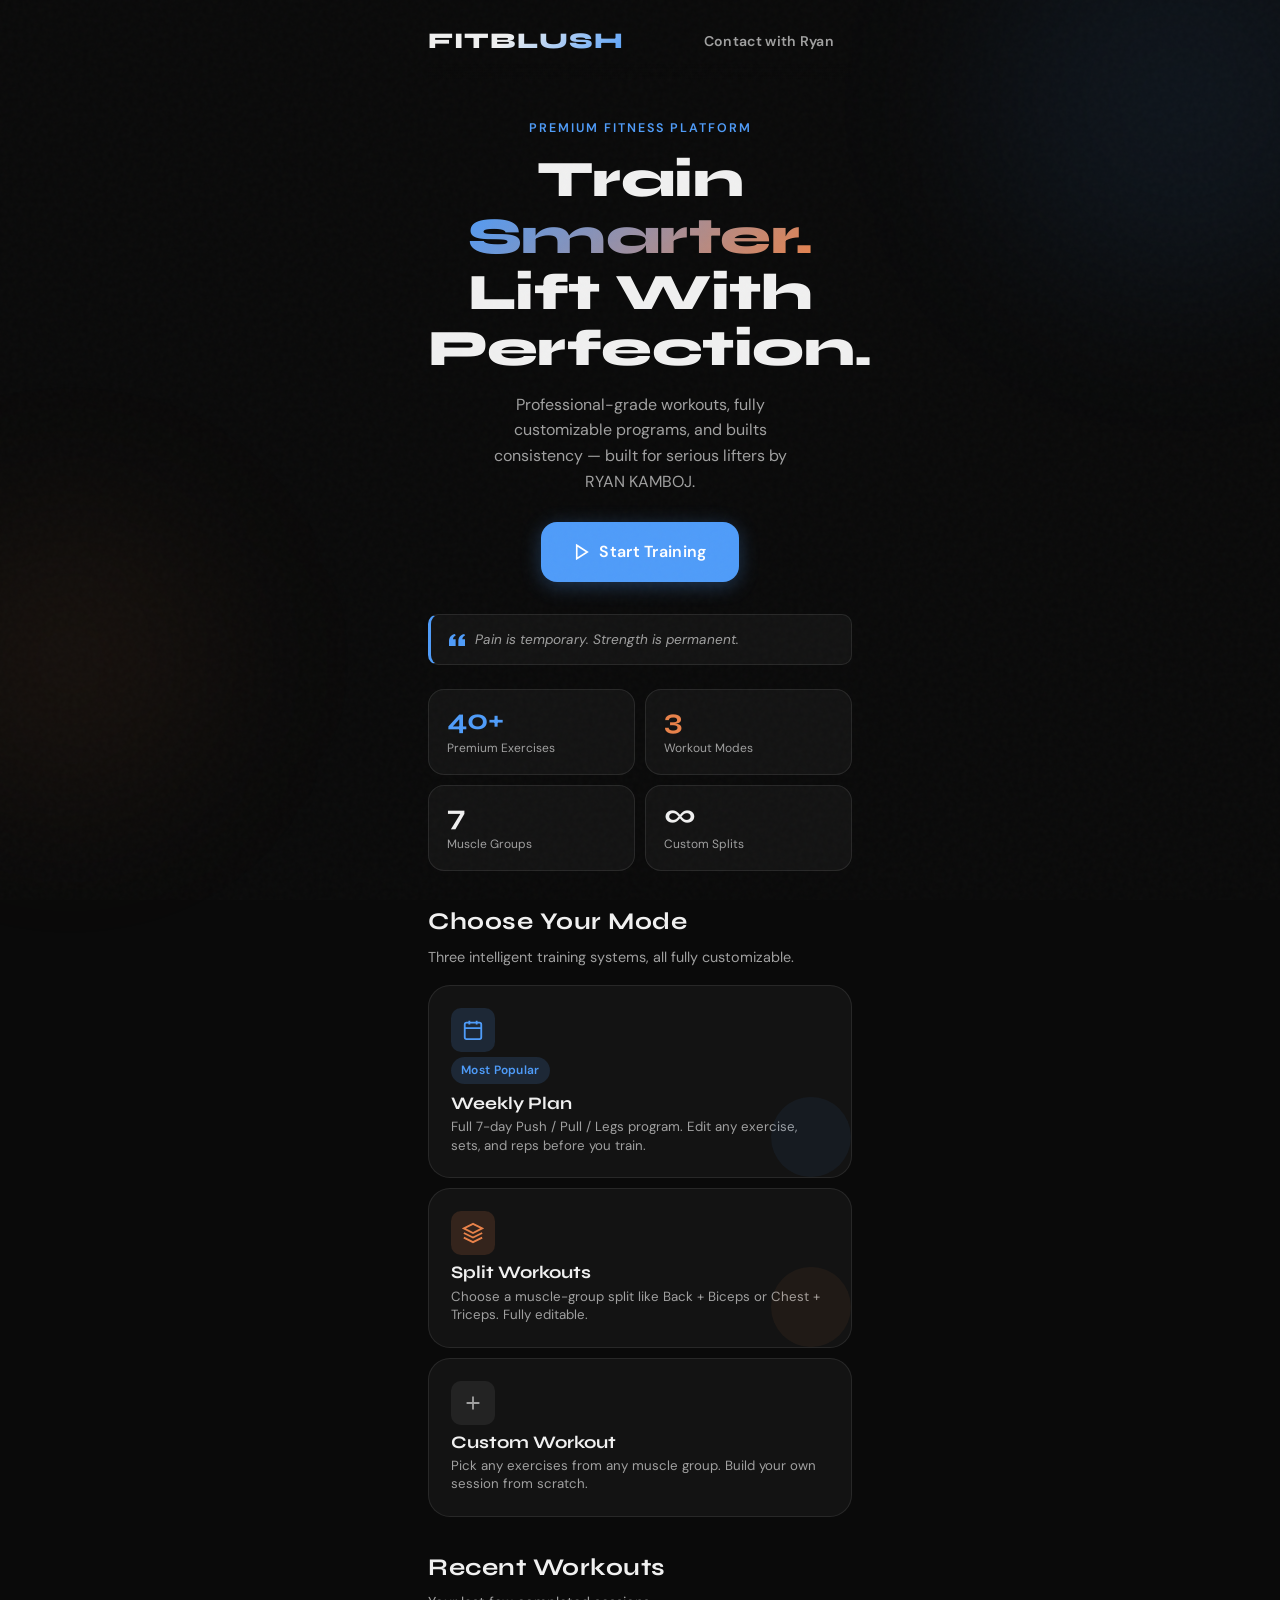
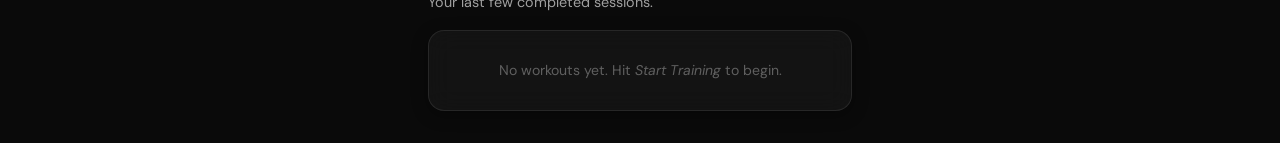
<file: index.html>
<!DOCTYPE html>
<html lang="en">

<head>
  <meta charset="UTF-8">
  <meta name="viewport" content="width=device-width, initial-scale=1.0">
  <title>FITBLUSH — Premium Fitness</title>
  <link rel="stylesheet" href="style.css">
  <script async src="https://pagead2.googlesyndication.com/pagead/js/adsbygoogle.js?client=ca-pub-3664134291252435"
     crossorigin="anonymous"></script>
</head>

<body>
  <div class="bg-orb bg-orb-1"></div>
  <div class="bg-orb bg-orb-2"></div>

  <div class="app-container">
    <!-- NAV -->
    <nav class="navbar">
      <span class="navbar-logo">FITBLUSH</span>
      <a href="contact.html" class="btn btn-ghost">Contact with Ryan</a>
    </nav>

    <!-- HERO -->
    <section class="hero fade-in">
      <div class="hero-eyebrow">Premium Fitness Platform</div>
      <h1>Train<br><span>Smarter.</span><br>Lift With Perfection.</h1>
      <p>Professional-grade workouts, fully customizable programs, and builts consistency — built for serious lifters by
        RYAN KAMBOJ.</p>
      <a href="builder.html" class="btn btn-primary btn-lg">
        <svg viewBox="0 0 24 24" fill="none" stroke="currentColor" stroke-width="2.2" width="18" height="18">
          <polygon points="5 3 19 12 5 21 5 3" />
        </svg>
        Start Training
      </a>
    </section>

    <!-- QUOTE -->
    <div class="quote-bar fade-in" id="quote-bar">
      <svg viewBox="0 0 24 24" fill="currentColor" width="16" height="16"
        style="color:var(--accent-blue);flex-shrink:0">
        <path
          d="M14.017 21v-7.391c0-5.704 3.731-9.57 8.983-10.609l.995 2.151c-2.432.917-3.995 3.638-3.995 5.849h4v10h-9.983zm-14.017 0v-7.391c0-5.704 3.748-9.57 9-10.609l.996 2.151c-2.433.917-3.996 3.638-3.996 5.849h3.983v10h-9.983z" />
      </svg>
      <p id="quote-text"></p>
    </div>

    <!-- STATS -->
    <div class="stat-grid fade-in">
      <div class="stat-box blue">
        <div class="val">40+</div>
        <div class="lbl">Premium Exercises</div>
      </div>
      <div class="stat-box orange">
        <div class="val">3</div>
        <div class="lbl">Workout Modes</div>
      </div>
      <div class="stat-box">
        <div class="val">7</div>
        <div class="lbl">Muscle Groups</div>
      </div>
      <div class="stat-box">
        <div class="val">∞</div>
        <div class="lbl">Custom Splits</div>
      </div>
    </div>

    <!-- MODES SECTION -->
    <div class="section-header">
      <h2>Choose Your Mode</h2>
      <p>Three intelligent training systems, all fully customizable.</p>
    </div>

    <div class="stagger">
      <a href="builder.html?mode=weekly" class="mode-card blue"
        style="display:block;text-decoration:none;margin-bottom:10px">
        <div class="mode-icon blue">
          <svg viewBox="0 0 24 24" fill="none" stroke="currentColor" stroke-width="2">
            <rect x="3" y="4" width="18" height="18" rx="2" />
            <line x1="16" y1="2" x2="16" y2="6" />
            <line x1="8" y1="2" x2="8" y2="6" />
            <line x1="3" y1="10" x2="21" y2="10" />
          </svg>
        </div>
        <span class="badge badge-blue" style="margin-bottom:6px">Most Popular</span>
        <h3>Weekly Plan</h3>
        <p>Full 7-day Push / Pull / Legs program. Edit any exercise, sets, and reps before you train.</p>
      </a>

      <a href="builder.html?mode=split" class="mode-card orange"
        style="display:block;text-decoration:none;margin-bottom:10px">
        <div class="mode-icon orange">
          <svg viewBox="0 0 24 24" fill="none" stroke="currentColor" stroke-width="2">
            <path d="M12 2L2 7l10 5 10-5-10-5z" />
            <path d="M2 17l10 5 10-5" />
            <path d="M2 12l10 5 10-5" />
          </svg>
        </div>
        <h3>Split Workouts</h3>
        <p>Choose a muscle-group split like Back + Biceps or Chest + Triceps. Fully editable.</p>
      </a>

      <a href="builder.html?mode=custom" class="mode-card" style="display:block;text-decoration:none">
        <div class="mode-icon glass">
          <svg viewBox="0 0 24 24" fill="none" stroke="currentColor" stroke-width="2">
            <line x1="12" y1="5" x2="12" y2="19" />
            <line x1="5" y1="12" x2="19" y2="12" />
          </svg>
        </div>
        <h3>Custom Workout</h3>
        <p>Pick any exercises from any muscle group. Build your own session from scratch.</p>
      </a>
    </div>

    <!-- RECENT HISTORY -->
    <div class="section-header mt-32">
      <h2>Recent Workouts</h2>
      <p>Your last few completed sessions.</p>
    </div>
    <div id="history-list">
      <div class="card card-sm text-center" style="color:var(--text-3);font-size:0.88rem;padding:28px">
        No workouts yet. Hit <em>Start Training</em> to begin.
      </div>
    </div>

    <div class="pb-32"></div>
  </div>

  <script src="script.js"></script>
  <script>
    // Quote
    document.getElementById('quote-text').textContent = randomQuote();

    // History
    const hist = WorkoutStore.getHistory();
    const histEl = document.getElementById('history-list');
    if (hist.length) {
      histEl.innerHTML = hist.slice(0, 4).map(h => {
        const d = new Date(h.date);
        const dateStr = d.toLocaleDateString('en-US', { weekday: 'short', month: 'short', day: 'numeric' });
        const timeStr = d.toLocaleTimeString('en-US', { hour: '2-digit', minute: '2-digit' });
        return `
          <div class="day-row" style="cursor:default;margin-bottom:10px">
            <div class="day-dot"></div>
            <div class="day-row-text">
              <h4>${h.name || 'Workout'}</h4>
              <p>${h.exercises || 0} exercises · ${h.totalSets || 0} sets · ${formatTime(h.duration || 0)}</p>
            </div>
            <span class="text-xs text-3">${dateStr}<br>${timeStr}</span>
          </div>`;
      }).join('');
    }
  </script>
</body>

</html>
</file>
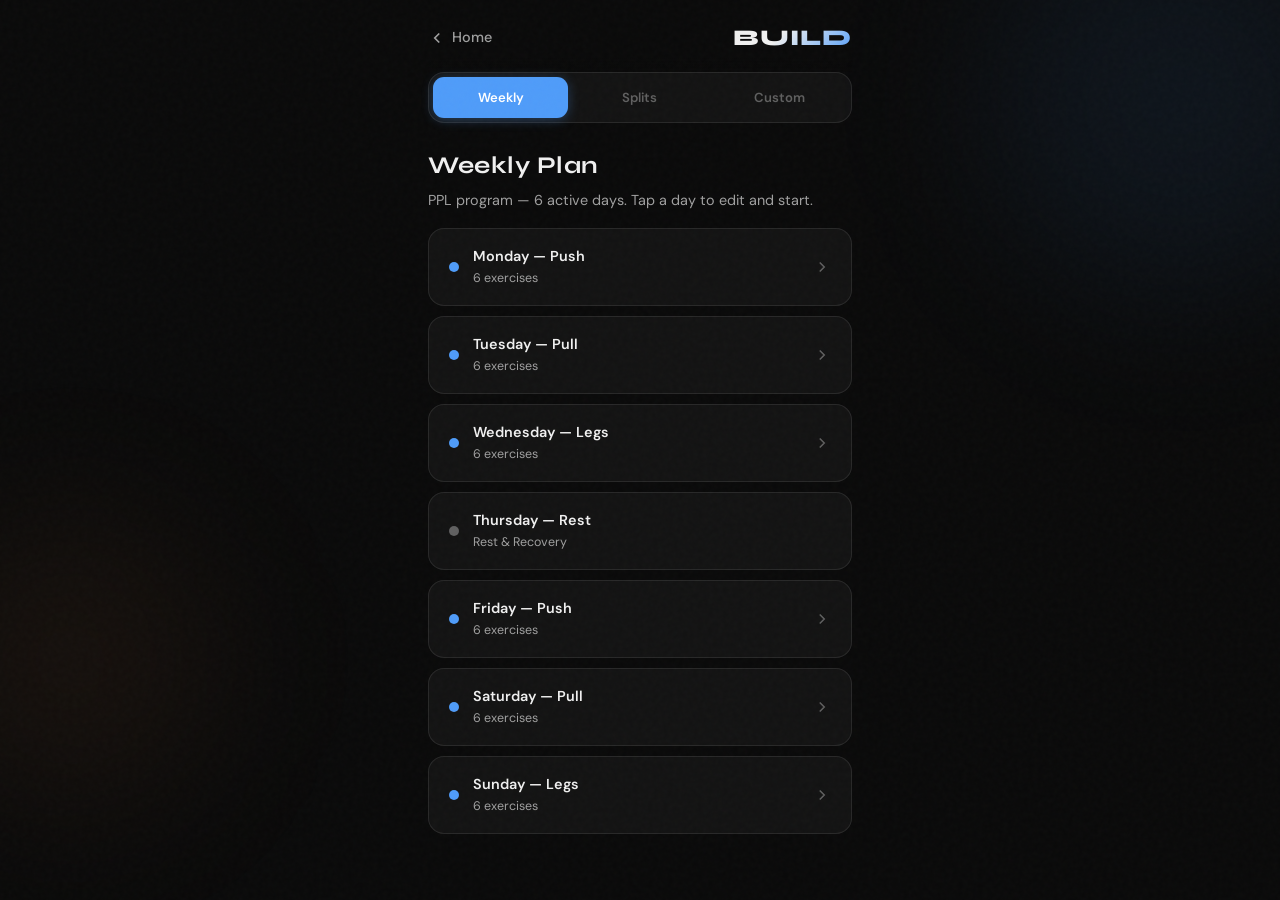
<file: builder.html>
<!DOCTYPE html>
<html lang="en">

<head>
  <meta charset="UTF-8">
  <meta name="viewport" content="width=device-width, initial-scale=1.0">
  <title>FITBLUSH — Build Workout</title>
  <link rel="stylesheet" href="style.css">
  <script async src="https://pagead2.googlesyndication.com/pagead/js/adsbygoogle.js?client=ca-pub-3664134291252435"
     crossorigin="anonymous"></script>
  <style>
    .mode-tabs {
      display: flex;
      background: var(--glass);
      border: 1px solid var(--glass-border);
      border-radius: var(--radius-md);
      padding: 4px;
      gap: 4px;
      margin-bottom: 24px;
    }

    .mode-tab {
      flex: 1;
      padding: 10px 8px;
      border-radius: 11px;
      font-size: 0.82rem;
      font-weight: 600;
      color: var(--text-3);
      text-align: center;
      cursor: pointer;
      transition: all var(--transition);
    }

    .mode-tab.active {
      background: var(--accent-blue);
      color: #fff;
      box-shadow: 0 2px 12px rgba(79, 156, 249, 0.3);
    }

    /* Custom builder */
    .muscle-section {
      margin-bottom: 20px;
    }

    .muscle-header {
      display: flex;
      align-items: center;
      gap: 8px;
      margin-bottom: 10px;
    }

    .muscle-header h3 {
      font-family: var(--font-head);
      font-size: 1rem;
      font-weight: 700;
    }

    .group-label {
      font-size: 0.72rem;
      font-weight: 700;
      text-transform: uppercase;
      letter-spacing: 1px;
      color: var(--text-3);
      margin: 12px 0 8px;
    }

    .ex-check-row {
      display: flex;
      align-items: center;
      justify-content: space-between;
      padding: 10px 16px;
      background: var(--glass);
      border: 1px solid var(--glass-border);
      border-radius: var(--radius-sm);
      cursor: pointer;
      transition: border-color var(--transition);
      margin-bottom: 6px;
    }

    .ex-check-row:hover {
      border-color: rgba(255, 255, 255, 0.14);
    }

    .ex-check-row.selected {
      border-color: var(--accent-blue);
      background: var(--accent-blue-dim);
    }

    .ex-check-name {
      font-size: 0.88rem;
      font-weight: 500;
    }

    .ex-check-muscle {
      font-size: 0.73rem;
      color: var(--text-3);
      margin-top: 1px;
    }

    .check-icon {
      width: 22px;
      height: 22px;
      border-radius: 50%;
      border: 2px solid var(--glass-border);
      display: flex;
      align-items: center;
      justify-content: center;
      flex-shrink: 0;
      transition: all var(--transition);
    }

    .ex-check-row.selected .check-icon {
      background: var(--accent-blue);
      border-color: var(--accent-blue);
    }

    .selection-bar {
      position: sticky;
      top: 68px;
      z-index: 80;
      background: linear-gradient(to bottom, var(--bg) 80%, transparent);
      padding-bottom: 8px;
    }

    .selected-count {
      display: flex;
      align-items: center;
      justify-content: space-between;
      background: var(--glass);
      border: 1px solid var(--glass-border);
      border-radius: var(--radius-sm);
      padding: 10px 16px;
    }

    .selected-count span {
      font-size: 0.85rem;
      font-weight: 600;
    }

    .selected-count .num {
      color: var(--accent-blue);
    }
  </style>
</head>

<body>
  <div class="bg-orb bg-orb-1"></div>
  <div class="bg-orb bg-orb-2"></div>

  <div class="app-container">
    <!-- NAV -->
    <nav class="navbar">
      <a href="index.html" class="navbar-back">
        <svg viewBox="0 0 24 24" fill="none" stroke="currentColor" stroke-width="2.2">
          <polyline points="15 18 9 12 15 6" />
        </svg>
        Home
      </a>
      <span class="navbar-logo">BUILD</span>
    </nav>

    <!-- TABS -->
    <div class="mode-tabs" id="mode-tabs">
      <div class="mode-tab" data-mode="weekly" onclick="switchMode('weekly')">Weekly</div>
      <div class="mode-tab" data-mode="split" onclick="switchMode('split')">Splits</div>
      <div class="mode-tab" data-mode="custom" onclick="switchMode('custom')">Custom</div>
    </div>

    <!-- ─ WEEKLY MODE ──────────────────────────────────────── -->
    <div id="mode-weekly" class="mode-panel">
      <div class="section-header" style="margin-top:0">
        <h2>Weekly Plan</h2>
        <p>PPL program — 6 active days. Tap a day to edit and start.</p>
      </div>
      <div id="weekly-list" class="stagger"></div>
    </div>

    <!-- ─ SPLIT MODE ───────────────────────────────────────── -->
    <div id="mode-split" class="mode-panel hidden">
      <div class="section-header" style="margin-top:0">
        <h2>Split Workouts</h2>
        <p>Choose a muscle group focus. Tap to customise then train.</p>
      </div>
      <div id="split-list" class="stagger"></div>
    </div>

    <!-- ─ CUSTOM MODE ──────────────────────────────────────── -->
    <div id="mode-custom" class="mode-panel hidden">
      <div class="section-header" style="margin-top:0">
        <h2>Custom Workout</h2>
        <p>Pick any exercises from any muscle group.</p>
      </div>

      <div class="selection-bar">
        <div class="selected-count">
          <span>Selected: <span class="num" id="sel-count">0</span> exercises</span>
          <button class="btn btn-primary" id="custom-proceed-btn" style="padding:8px 18px;font-size:0.85rem"
            onclick="proceedCustom()" disabled>
            Customise →
          </button>
        </div>
      </div>

      <div id="custom-exercise-list" class="mt-16 pb-100"></div>
    </div>

  </div><!-- end app-container -->

  <script src="script.js"></script>
  <script>
    // ── Selected exercises for custom mode
    let customSelected = new Set();

    // ── Determine initial mode
    const urlMode = new URLSearchParams(location.search).get('mode') || 'weekly';
    switchMode(urlMode);

    // ─────────────────────────────────────────────────────────
    function switchMode(mode) {
      document.querySelectorAll('.mode-panel').forEach(p => p.classList.add('hidden'));
      document.querySelectorAll('.mode-tab').forEach(t => t.classList.remove('active'));
      document.getElementById('mode-' + mode).classList.remove('hidden');
      document.querySelector(`[data-mode="${mode}"]`).classList.add('active');
      history.replaceState(null, '', '?mode=' + mode);

      if (mode === 'weekly') buildWeeklyList();
      if (mode === 'split') buildSplitList();
      if (mode === 'custom') buildCustomList();
    }

    // ─── WEEKLY ──────────────────────────────────────────────
    function buildWeeklyList() {
      const el = document.getElementById('weekly-list');
      el.innerHTML = WEEKLY_PLAN_DEFAULT.map((day, i) => `
        <div class="day-row ${day.rest ? '' : ''}" onclick="${day.rest ? '' : `goWeeklyDay(${i})`}"
             style="${day.rest ? 'cursor:default;opacity:0.5' : ''}">
          <div class="day-dot ${day.rest ? 'rest' : ''}"></div>
          <div class="day-row-text">
            <h4>${day.day} — ${day.label}</h4>
            <p>${day.rest ? 'Rest & Recovery' : day.exercises.length + ' exercises'}</p>
          </div>
          ${day.rest ? '' : `
          <svg viewBox="0 0 24 24" fill="none" stroke="currentColor" stroke-width="2" width="18" height="18" style="color:var(--text-3)">
            <polyline points="9 18 15 12 9 6"/>
          </svg>`}
        </div>
      `).join('');
    }

    function goWeeklyDay(i) {
      const day = WEEKLY_PLAN_DEFAULT[i];
      const session = {
        name: `${day.day} — ${day.label}`,
        mode: 'weekly',
        exercises: cloneExercises(day.exercises)
      };
      WorkoutStore.saveSession(session);
      location.href = 'customize.html';
    }

    // ─── SPLITS ──────────────────────────────────────────────
    function buildSplitList() {
      const el = document.getElementById('split-list');
      el.innerHTML = SPLITS.map(s => `
        <div class="split-card" onclick="goSplit('${s.id}')">
          <div class="split-card-icon">${s.emoji}</div>
          <div class="split-card-text">
            <h4>${s.name}</h4>
            <p>${s.desc} · ${s.exercises.length} exercises</p>
          </div>
          <svg class="split-card-arrow" viewBox="0 0 24 24" fill="none" stroke="currentColor" stroke-width="2" width="18" height="18">
            <polyline points="9 18 15 12 9 6"/>
          </svg>
        </div>
      `).join('');
    }

    function goSplit(id) {
      const split = SPLITS.find(s => s.id === id);
      const session = {
        name: split.name,
        mode: 'split',
        exercises: cloneExercises(split.exercises)
      };
      WorkoutStore.saveSession(session);
      location.href = 'customize.html';
    }

    // ─── CUSTOM ───────────────────────────────────────────────
    function buildCustomList() {
      const el = document.getElementById('custom-exercise-list');
      let html = '';

      Object.entries(EXERCISE_DB).forEach(([key, muscle]) => {
        html += `
          <div class="muscle-section">
            <div class="muscle-header">
              <span style="font-size:1.2rem">${muscle.emoji}</span>
              <h3>${muscle.label}</h3>
            </div>`;

        Object.entries(muscle.groups).forEach(([gKey, group]) => {
          html += `<div class="group-label">${group.label}</div>`;
          group.exercises.forEach((ex, i) => {
            const uid = `${key}_${gKey}_${i}`;
            html += `
              <div class="ex-check-row" id="row-${uid}" onclick="toggleCustomEx('${uid}','${ex.name}','${ex.muscle}')">
                <div>
                  <div class="ex-check-name">${ex.name}</div>
                  <div class="ex-check-muscle">${ex.muscle}</div>
                </div>
                <div class="check-icon" id="chk-${uid}">
                  <svg viewBox="0 0 24 24" fill="none" stroke="#fff" stroke-width="3" width="10" height="10">
                    <polyline points="20 6 9 17 4 12"/>
                  </svg>
                </div>
              </div>`;
          });
        });
        html += `</div>`;
      });
      el.innerHTML = html;
    }

    function toggleCustomEx(uid, name, muscle) {
      const row = document.getElementById('row-' + uid);
      const chk = document.getElementById('chk-' + uid);
      if (customSelected.has(uid)) {
        customSelected.delete(uid);
        row.classList.remove('selected');
        chk.style.background = '';
        chk.style.borderColor = '';
      } else {
        customSelected.add(uid);
        row.classList.add('selected');
      }
      updateSelCount();
    }

    function updateSelCount() {
      const n = customSelected.size;
      document.getElementById('sel-count').textContent = n;
      const btn = document.getElementById('custom-proceed-btn');
      btn.disabled = n === 0;
    }

    function proceedCustom() {
      if (customSelected.size === 0) return;
      // Build exercise list from selected UIDs
      const exercises = [];
      customSelected.forEach(uid => {
        const [muscleKey, groupKey, idxStr] = uid.split('_');
        const ex = EXERCISE_DB[muscleKey].groups[groupKey].exercises[parseInt(idxStr)];
        exercises.push({ name: ex.name, muscle: ex.muscle, sets: 3, reps: 10, rest: 60 });
      });
      const session = { name: 'Custom Workout', mode: 'custom', exercises };
      WorkoutStore.saveSession(session);
      location.href = 'customize.html';
    }
  </script>
</body>

</html>
</file>
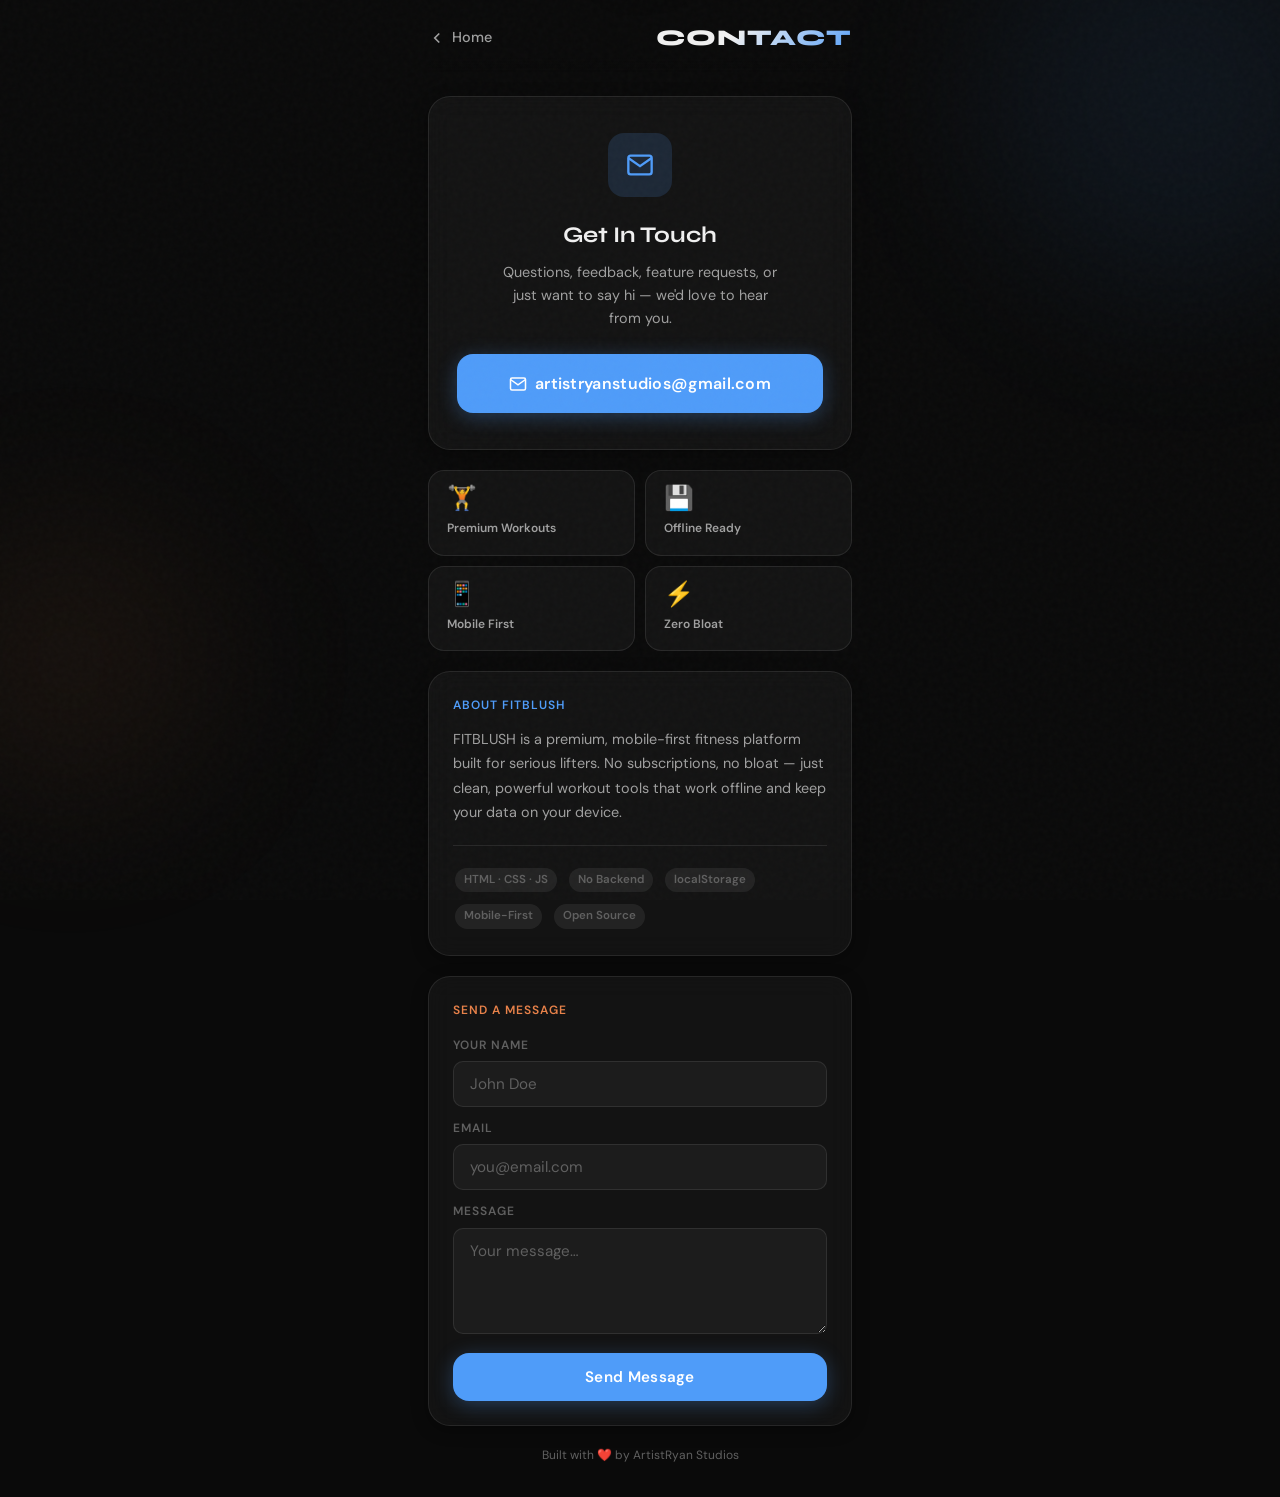
<file: contact.html>
<!DOCTYPE html>
<html lang="en">

<head>
  <meta charset="UTF-8">
  <meta name="viewport" content="width=device-width, initial-scale=1.0">
  <title>FITBLUSH — Contact</title>
  <link rel="stylesheet" href="style.css">
  <script async src="https://pagead2.googlesyndication.com/pagead/js/adsbygoogle.js?client=ca-pub-3664134291252435"
     crossorigin="anonymous"></script>
</head>

<body>
  <div class="bg-orb bg-orb-1"></div>
  <div class="bg-orb bg-orb-2"></div>

  <div class="app-container">
    <!-- NAV -->
    <nav class="navbar">
      <a href="index.html" class="navbar-back">
        <svg viewBox="0 0 24 24" fill="none" stroke="currentColor" stroke-width="2.2">
          <polyline points="15 18 9 12 15 6" />
        </svg>
        Home
      </a>
      <span class="navbar-logo">CONTACT</span>
    </nav>

    <div style="padding-top:24px">

      <!-- MAIN CARD -->
      <div class="card contact-card fade-in">
        <div class="icon-wrap">
          <svg viewBox="0 0 24 24" fill="none" stroke="currentColor" stroke-width="2">
            <path d="M4 4h16c1.1 0 2 .9 2 2v12c0 1.1-.9 2-2 2H4c-1.1 0-2-.9-2-2V6c0-1.1.9-2 2-2z" />
            <polyline points="22,6 12,13 2,6" />
          </svg>
        </div>
        <div style="font-family:var(--font-head);font-size:1.4rem;font-weight:700;margin-bottom:8px">Get In Touch</div>
        <p style="color:var(--text-2);font-size:0.9rem;line-height:1.6;max-width:280px;margin:0 auto 24px">
          Questions, feedback, feature requests, or just want to say hi — we'd love to hear from you.
        </p>
        <a href="mailto:artistryanstudios@gmail.com" class="btn btn-primary btn-full btn-lg">
          <svg viewBox="0 0 24 24" fill="none" stroke="currentColor" stroke-width="2" width="18" height="18">
            <path d="M4 4h16c1.1 0 2 .9 2 2v12c0 1.1-.9 2-2 2H4c-1.1 0-2-.9-2-2V6c0-1.1.9-2 2-2z" />
            <polyline points="22,6 12,13 2,6" />
          </svg>
          artistryanstudios@gmail.com
        </a>
      </div>

      <!-- INFO CARDS -->
      <div class="stat-grid mt-20 fade-in">
        <div class="stat-box">
          <div class="val" style="font-size:1.5rem">🏋️</div>
          <div class="lbl" style="margin-top:8px;font-weight:600;color:var(--text-2)">Premium Workouts</div>
        </div>
        <div class="stat-box">
          <div class="val" style="font-size:1.5rem">💾</div>
          <div class="lbl" style="margin-top:8px;font-weight:600;color:var(--text-2)">Offline Ready</div>
        </div>
        <div class="stat-box">
          <div class="val" style="font-size:1.5rem">📱</div>
          <div class="lbl" style="margin-top:8px;font-weight:600;color:var(--text-2)">Mobile First</div>
        </div>
        <div class="stat-box">
          <div class="val" style="font-size:1.5rem">⚡</div>
          <div class="lbl" style="margin-top:8px;font-weight:600;color:var(--text-2)">Zero Bloat</div>
        </div>
      </div>

      <!-- ABOUT -->
      <div class="card mt-20 fade-in" style="padding:24px">
        <div class="label label-blue" style="margin-bottom:12px">About FITBLUSH</div>
        <p style="color:var(--text-2);font-size:0.9rem;line-height:1.7">
          FITBLUSH is a premium, mobile-first fitness platform built for serious lifters.
          No subscriptions, no bloat — just clean, powerful workout tools that work offline
          and keep your data on your device.
        </p>
        <div class="divider"></div>
        <div style="display:flex;gap:8px;flex-wrap:wrap">
          <span class="tag">HTML · CSS · JS</span>
          <span class="tag">No Backend</span>
          <span class="tag">localStorage</span>
          <span class="tag">Mobile-First</span>
          <span class="tag">Open Source</span>
        </div>
      </div>

      <!-- CONTACT FORM -->
      <div class="card mt-20 fade-in">
        <div class="label label-orange" style="margin-bottom:16px">Send a Message</div>
        <div style="display:flex;flex-direction:column;gap:12px">
          <div>
            <label class="label" style="margin-bottom:6px">Your Name</label>
            <input class="input" type="text" placeholder="John Doe" id="form-name">
          </div>
          <div>
            <label class="label" style="margin-bottom:6px">Email</label>
            <input class="input" type="email" placeholder="you@email.com" id="form-email">
          </div>
          <div>
            <label class="label" style="margin-bottom:6px">Message</label>
            <textarea class="input" rows="4" placeholder="Your message…" id="form-msg"
              style="resize:vertical;min-height:90px"></textarea>
          </div>
          <button class="btn btn-primary btn-full" onclick="sendMessage()">
            Send Message
          </button>
        </div>
      </div>

      <div class="pb-32 mt-20 text-center text-xs text-3">
        Built with ❤️ by ArtistRyan Studios
      </div>
    </div>
  </div>

  <div class="toast" id="toast-el"></div>

  <script src="script.js"></script>
  <script>
    function sendMessage() {
      const name = document.getElementById('form-name').value.trim();
      const email = document.getElementById('form-email').value.trim();
      const msg = document.getElementById('form-msg').value.trim();
      if (!name || !email || !msg) { showToast('Please fill in all fields.'); return; }
      // Build mailto link
      const subject = encodeURIComponent(`FITBLUSH Message from ${name}`);
      const body = encodeURIComponent(`Name: ${name}\nEmail: ${email}\n\nMessage:\n${msg}`);
      window.location.href = `mailto:artistryanstudios@gmail.com?subject=${subject}&body=${body}`;
    }
  </script>
</body>

</html>
</file>
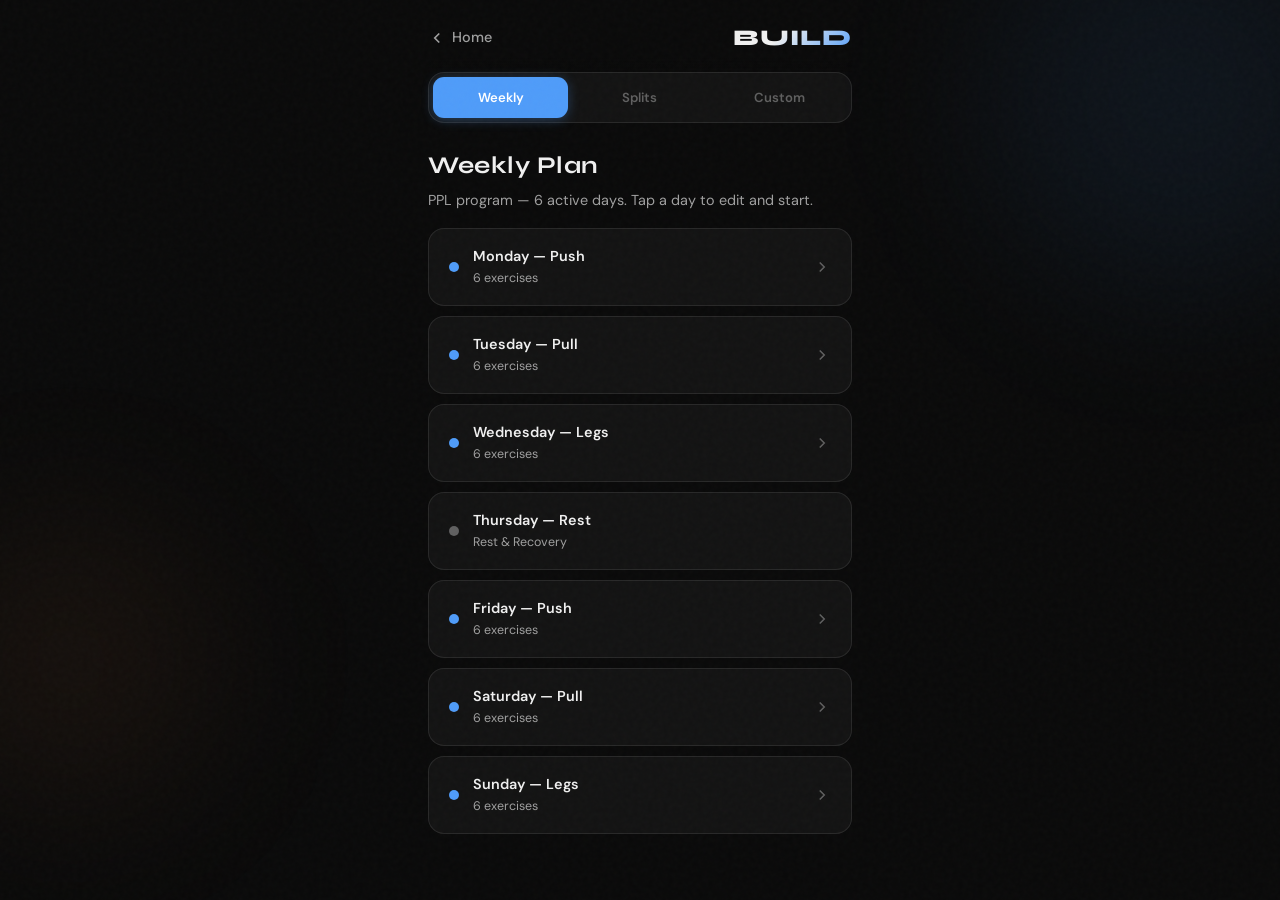
<file: customize.html>
<!DOCTYPE html>
<html lang="en">

<head>
  <meta charset="UTF-8">
  <meta name="viewport" content="width=device-width, initial-scale=1.0">
  <title>FITBLUSH — Customize</title>
  <link rel="stylesheet" href="style.css">
  <script async src="https://pagead2.googlesyndication.com/pagead/js/adsbygoogle.js?client=ca-pub-3664134291252435"
     crossorigin="anonymous"></script>
  <style>
    .session-title {
      font-family: var(--font-head);
      font-size: 1.8rem;
      font-weight: 800;
      letter-spacing: 0.3px;
      margin-bottom: 4px;
    }

    .summary-strip {
      display: flex;
      gap: 10px;
      flex-wrap: wrap;
      margin: 12px 0 24px;
    }

    .add-exercise-btn {
      display: flex;
      align-items: center;
      gap: 8px;
      padding: 14px 20px;
      background: var(--glass);
      border: 1px dashed var(--glass-border);
      border-radius: var(--radius-md);
      color: var(--text-2);
      font-size: 0.9rem;
      font-weight: 500;
      cursor: pointer;
      width: 100%;
      justify-content: center;
      margin-top: 10px;
      transition: all var(--transition);
    }

    .add-exercise-btn:hover {
      border-color: var(--accent-blue);
      color: var(--accent-blue);
    }

    /* Add exercise modal */
    .modal-overlay {
      position: fixed;
      inset: 0;
      background: rgba(10, 10, 10, 0.85);
      backdrop-filter: blur(8px);
      z-index: 300;
      display: flex;
      align-items: flex-end;
      opacity: 0;
      pointer-events: none;
      transition: opacity 0.3s;
    }

    .modal-overlay.active {
      opacity: 1;
      pointer-events: all;
    }

    .modal-sheet {
      width: 100%;
      max-width: 480px;
      margin: 0 auto;
      background: var(--bg-2);
      border-top: 1px solid var(--glass-border);
      border-radius: var(--radius-xl) var(--radius-xl) 0 0;
      padding: 20px 20px 40px;
      max-height: 70vh;
      overflow-y: auto;
      transform: translateY(100%);
      transition: transform 0.35s cubic-bezier(0.4, 0, 0.2, 1);
    }

    .modal-overlay.active .modal-sheet {
      transform: translateY(0);
    }

    .modal-handle {
      width: 36px;
      height: 4px;
      background: var(--glass-border);
      border-radius: 100px;
      margin: 0 auto 16px;
    }

    .modal-search {
      margin-bottom: 12px;
    }

    /* Rest time global */
    .rest-config {
      display: flex;
      align-items: center;
      justify-content: space-between;
      padding: 14px 18px;
      background: var(--glass);
      border: 1px solid var(--glass-border);
      border-radius: var(--radius-md);
      margin-bottom: 16px;
    }

    .rest-config label {
      font-weight: 600;
      font-size: 0.9rem;
    }

    .rest-config p {
      font-size: 0.78rem;
      color: var(--text-2);
      margin-top: 2px;
    }

    .rest-selector {
      display: flex;
      gap: 6px;
    }

    .rest-chip {
      padding: 6px 12px;
      border-radius: 100px;
      font-size: 0.8rem;
      font-weight: 600;
      background: var(--glass-2);
      color: var(--text-2);
      cursor: pointer;
      border: 1px solid transparent;
      transition: all var(--transition);
    }

    .rest-chip.active {
      background: var(--accent-blue-dim);
      border-color: var(--accent-blue);
      color: var(--accent-blue);
    }

    /* remove exercise */
    .remove-btn {
      width: 28px;
      height: 28px;
      border-radius: 50%;
      background: transparent;
      border: 1px solid var(--glass-border);
      color: var(--text-3);
      display: flex;
      align-items: center;
      justify-content: center;
      cursor: pointer;
      flex-shrink: 0;
      font-size: 1.1rem;
      line-height: 1;
      transition: all var(--transition);
      margin-top: 2px;
    }

    .remove-btn:hover {
      background: rgba(255, 80, 80, 0.12);
      border-color: #ff5050;
      color: #ff5050;
    }

    .exercise-row-wrap {
      position: relative;
    }
  </style>
</head>

<body>
  <div class="bg-orb bg-orb-1"></div>
  <div class="bg-orb bg-orb-2"></div>

  <div class="app-container">
    <nav class="navbar">
      <a href="builder.html" class="navbar-back">
        <svg viewBox="0 0 24 24" fill="none" stroke="currentColor" stroke-width="2.2">
          <polyline points="15 18 9 12 15 6" />
        </svg>
        Back
      </a>
      <span class="navbar-logo">CUSTOMIZE</span>
    </nav>

    <div id="main-content">
      <!-- Populated by JS -->
    </div>

    <!-- START BUTTON -->
    <div
      style="position:sticky;bottom:0;background:linear-gradient(to top, var(--bg) 70%, transparent);padding:16px 0 28px;z-index:50;margin-top:24px">
      <button class="btn btn-orange btn-full btn-lg" onclick="startWorkout()">
        <svg viewBox="0 0 24 24" fill="currentColor" width="18" height="18">
          <polygon points="5 3 19 12 5 21 5 3" />
        </svg>
        Start Workout
      </button>
    </div>
  </div>

  <!-- ADD EXERCISE MODAL -->
  <div class="modal-overlay" id="add-modal" onclick="closeModal(event)">
    <div class="modal-sheet">
      <div class="modal-handle"></div>
      <div style="font-family:var(--font-head);font-size:1.2rem;font-weight:700;margin-bottom:14px">Add Exercise</div>
      <div class="modal-search">
        <input class="input" type="text" placeholder="Search exercises…" oninput="filterModal(this.value)"
          id="modal-search-input">
      </div>
      <div id="modal-exercise-list"></div>
    </div>
  </div>

  <script src="script.js"></script>
  <script>
    let session = WorkoutStore.getSession();
    if (!session) { location.href = 'builder.html'; }

    let globalRest = 60; // seconds

    // ─── RENDER PAGE ──────────────────────────────────────
    function renderPage() {
      const totalSets = session.exercises.reduce((s, e) => s + e.sets, 0);
      const totalExs = session.exercises.length;
      const estMin = Math.round(totalSets * (globalRest + 40) / 60);

      document.getElementById('main-content').innerHTML = `
        <div class="fade-in">
          <div class="session-title">${session.name}</div>
          <div class="summary-strip">
            <span class="badge badge-glass">${totalExs} exercises</span>
            <span class="badge badge-glass">${totalSets} sets</span>
            <span class="badge badge-blue">~${estMin} min</span>
          </div>

          <div class="rest-config">
            <div>
              <label>Rest Time</label>
              <p>Between every set</p>
            </div>
            <div class="rest-selector">
              ${[30, 60, 90, 120].map(v => `
                <div class="rest-chip ${v === globalRest ? 'active' : ''}" onclick="setRest(${v})">${v}s</div>
              `).join('')}
            </div>
          </div>

          <div class="label label-blue" style="margin-bottom:10px">Exercises — Edit Sets & Reps</div>
          <div id="exercise-rows">
            ${session.exercises.map((ex, i) => buildExerciseRowFull(ex, i)).join('')}
          </div>

          <button class="add-exercise-btn" onclick="openModal()">
            <svg viewBox="0 0 24 24" fill="none" stroke="currentColor" stroke-width="2" width="16" height="16">
              <line x1="12" y1="5" x2="12" y2="19"/><line x1="5" y1="12" x2="19" y2="12"/>
            </svg>
            Add Exercise
          </button>
        </div>
      `;
    }

    function buildExerciseRowFull(ex, index) {
      return `
        <div class="exercise-row-wrap" style="margin-bottom:10px">
          <div class="exercise-row">
            <div style="flex:1;min-width:0">
              <div class="exercise-name">${ex.name}</div>
              <div class="exercise-muscle">${ex.muscle}</div>
            </div>
            <div class="exercise-controls">
              <div class="field-group">
                <label>Sets</label>
                <input class="input-num" type="number" min="1" max="20" value="${ex.sets}"
                       onchange="updateField(${index},'sets',this.value)" />
              </div>
              <div class="field-group">
                <label>Reps</label>
                <input class="input-num" type="number" min="1" max="50" value="${ex.reps}"
                       onchange="updateField(${index},'reps',this.value)" />
              </div>
              <button class="remove-btn" onclick="removeExercise(${index})" title="Remove">×</button>
            </div>
          </div>
        </div>`;
    }

    function updateField(index, field, value) {
      session.exercises[index][field] = Math.max(1, parseInt(value) || 1);
      WorkoutStore.saveSession(session);
      // Re-render just the summary badges
      const totalSets = session.exercises.reduce((s, e) => s + e.sets, 0);
      const totalExs = session.exercises.length;
      const estMin = Math.round(totalSets * (globalRest + 40) / 60);
      const strip = document.querySelector('.summary-strip');
      if (strip) strip.innerHTML = `
        <span class="badge badge-glass">${totalExs} exercises</span>
        <span class="badge badge-glass">${totalSets} sets</span>
        <span class="badge badge-blue">~${estMin} min</span>`;
    }

    function removeExercise(index) {
      session.exercises.splice(index, 1);
      WorkoutStore.saveSession(session);
      renderPage();
    }

    function setRest(val) {
      globalRest = val;
      session.exercises.forEach(e => e.rest = val);
      WorkoutStore.saveSession(session);
      renderPage();
    }

    // ─── MODAL ────────────────────────────────────────────
    let allModalExercises = [];
    function buildModalExercises() {
      allModalExercises = [];
      Object.values(EXERCISE_DB).forEach(muscle => {
        Object.values(muscle.groups).forEach(group => {
          group.exercises.forEach(ex => allModalExercises.push(ex));
        });
      });
    }
    buildModalExercises();

    function openModal() {
      document.getElementById('add-modal').classList.add('active');
      document.getElementById('modal-search-input').value = '';
      renderModalList(allModalExercises);
      setTimeout(() => document.getElementById('modal-search-input').focus(), 350);
    }

    function closeModal(e) {
      if (e.target === document.getElementById('add-modal')) {
        document.getElementById('add-modal').classList.remove('active');
      }
    }

    function filterModal(q) {
      const filtered = q.trim()
        ? allModalExercises.filter(ex => ex.name.toLowerCase().includes(q.toLowerCase()) || ex.muscle.toLowerCase().includes(q.toLowerCase()))
        : allModalExercises;
      renderModalList(filtered);
    }

    function renderModalList(list) {
      const el = document.getElementById('modal-exercise-list');
      if (!list.length) { el.innerHTML = '<p style="color:var(--text-3);font-size:0.88rem;text-align:center;padding:20px">No results</p>'; return; }
      el.innerHTML = list.map(ex => `
        <div class="ex-check-row" onclick="addExerciseFromModal('${ex.name.replace(/'/g, "\\'")}','${ex.muscle}')">
          <div>
            <div class="ex-check-name">${ex.name}</div>
            <div class="ex-check-muscle">${ex.muscle}</div>
          </div>
          <svg viewBox="0 0 24 24" fill="none" stroke="currentColor" stroke-width="2" width="16" height="16" style="color:var(--text-3)">
            <line x1="12" y1="5" x2="12" y2="19"/><line x1="5" y1="12" x2="19" y2="12"/>
          </svg>
        </div>
      `).join('');
    }

    function addExerciseFromModal(name, muscle) {
      session.exercises.push({ name, muscle, sets: 3, reps: 10, rest: globalRest });
      WorkoutStore.saveSession(session);
      document.getElementById('add-modal').classList.remove('active');
      renderPage();
      showToast(`${name} added`);
    }

    // ─── START ────────────────────────────────────────────
    function startWorkout() {
      if (!session.exercises.length) { showToast('Add at least one exercise!'); return; }
      WorkoutStore.saveSession(session);
      location.href = 'workout.html';
    }

    // ─── INIT ─────────────────────────────────────────────
    renderPage();
  </script>
</body>

</html>
</file>
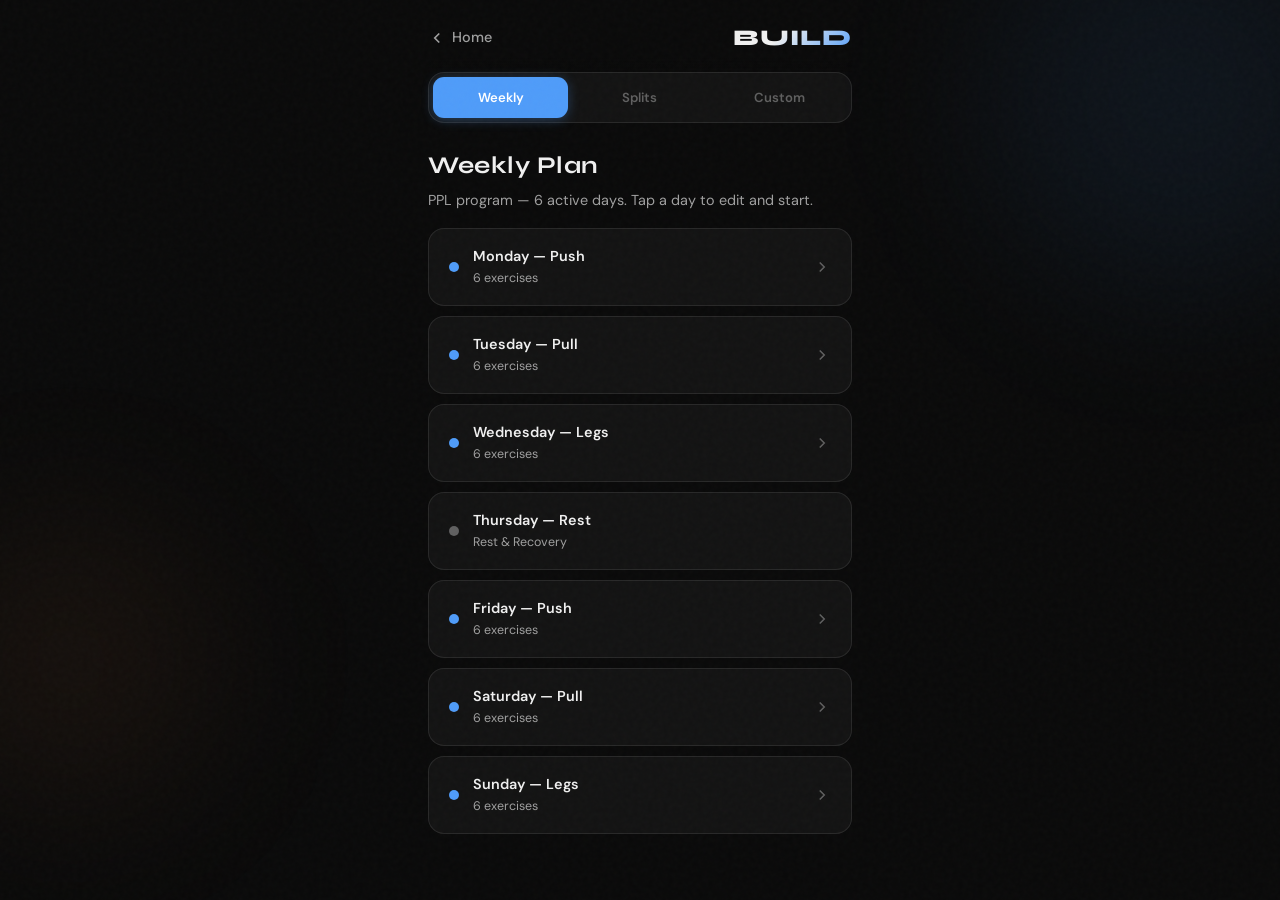
<file: workout.html>
<!DOCTYPE html>
<html lang="en">

<head>
  <meta charset="UTF-8">
  <meta name="viewport" content="width=device-width, initial-scale=1.0">
  <title>FITBLUSH — Workout</title>
  <link rel="stylesheet" href="style.css">
  <script async src="https://pagead2.googlesyndication.com/pagead/js/adsbygoogle.js?client=ca-pub-3664134291252435"
     crossorigin="anonymous"></script>
  <style>
    /* Prevent overflow during workout */
    body {
      overflow: hidden;
    }

    .workout-page {
      min-height: 100vh;
      display: flex;
      flex-direction: column;
    }

    /* Top progress */
    .workout-header {
      padding: 16px 0 10px;
      display: flex;
      align-items: center;
      justify-content: space-between;
    }

    .workout-counter {
      font-size: 0.8rem;
      font-weight: 700;
      letter-spacing: 1px;
      text-transform: uppercase;
      color: var(--text-3);
    }

    .quit-btn {
      font-size: 0.85rem;
      color: var(--text-3);
      font-weight: 600;
      padding: 6px 10px;
      border-radius: var(--radius-sm);
      background: var(--glass);
      transition: all var(--transition);
    }

    .quit-btn:hover {
      color: #ff5050;
    }

    /* Main workout area */
    .workout-main {
      flex: 1;
      display: flex;
      flex-direction: column;
      align-items: center;
      justify-content: center;
      gap: 20px;
      padding: 20px 0 100px;
      text-align: center;
    }

    .workout-badge {
      font-size: 0.72rem;
      font-weight: 700;
      letter-spacing: 2px;
      text-transform: uppercase;
      color: var(--accent-orange);
    }

    .set-indicators {
      display: flex;
      gap: 8px;
      justify-content: center;
      flex-wrap: wrap;
    }

    .reps-display {
      display: flex;
      flex-direction: column;
      align-items: center;
      gap: 4px;
    }

    .reps-display .reps-num {
      font-family: var(--font-head);
      font-size: clamp(2.5rem, 12vw, 3.5rem);
      font-weight: 800;
      color: var(--accent-blue);
      line-height: 1;
    }

    .reps-display .reps-label {
      font-size: 0.78rem;
      font-weight: 600;
      letter-spacing: 1.5px;
      text-transform: uppercase;
      color: var(--text-3);
    }

    .divider-line {
      width: 60px;
      height: 2px;
      background: var(--glass-border);
      border-radius: 100px;
    }

    .next-up {
      padding: 12px 20px;
      background: var(--glass);
      border: 1px solid var(--glass-border);
      border-radius: var(--radius-md);
      width: 100%;
      text-align: left;
    }

    .next-up .nu-label {
      font-size: 0.7rem;
      font-weight: 700;
      text-transform: uppercase;
      letter-spacing: 1px;
      color: var(--text-3);
      margin-bottom: 4px;
    }

    .next-up .nu-name {
      font-weight: 600;
      font-size: 0.9rem;
      color: var(--text-2);
    }

    /* Control Bar */
    .control-bar {
      position: fixed;
      bottom: 0;
      left: 50%;
      transform: translateX(-50%);
      width: 100%;
      max-width: 480px;
      padding: 12px 20px 30px;
      background: linear-gradient(to top, var(--bg) 75%, transparent);
      z-index: 50;
    }

    .controls-row {
      display: flex;
      align-items: center;
      justify-content: space-between;
      gap: 10px;
    }

    .ctrl-btn {
      flex: 1;
      padding: 14px 10px;
      border-radius: var(--radius-md);
      font-weight: 700;
      font-size: 0.85rem;
      text-align: center;
      cursor: pointer;
      transition: all var(--transition);
      border: 1px solid var(--glass-border);
      background: var(--glass-2);
      color: var(--text);
    }

    .ctrl-btn:hover {
      background: var(--glass-border);
    }

    .ctrl-btn:active {
      transform: scale(0.96);
    }

    .ctrl-btn.primary {
      background: var(--accent-blue);
      border-color: transparent;
      color: #fff;
      flex: 1.5;
      box-shadow: 0 4px 16px rgba(79, 156, 249, 0.3);
    }

    .ctrl-btn.danger {
      background: var(--accent-orange-dim);
      border-color: var(--accent-orange);
      color: var(--accent-orange);
    }

    /* Workout timer (global) */
    .global-timer {
      font-size: 0.85rem;
      font-weight: 700;
      letter-spacing: 1px;
      color: var(--text-3);
      font-family: var(--font-head);
    }

    /* REST OVERLAY */
    .rest-overlay {
      position: fixed;
      inset: 0;
      background: rgba(10, 10, 10, 0.95);
      backdrop-filter: blur(20px);
      z-index: 200;
      display: flex;
      flex-direction: column;
      align-items: center;
      justify-content: center;
      gap: 16px;
      opacity: 0;
      pointer-events: none;
      transition: opacity 0.3s;
      padding: 20px;
    }

    .rest-overlay.active {
      opacity: 1;
      pointer-events: all;
    }

    .rest-ring-wrap {
      position: relative;
      width: 200px;
      height: 200px;
    }

    .rest-ring-wrap svg {
      width: 100%;
      height: 100%;
      transform: rotate(-90deg);
    }

    .rest-ring-inner {
      position: absolute;
      inset: 0;
      display: flex;
      flex-direction: column;
      align-items: center;
      justify-content: center;
    }

    .rest-label-sm {
      font-size: 0.7rem;
      font-weight: 700;
      letter-spacing: 2px;
      text-transform: uppercase;
      color: var(--accent-orange);
    }

    .rest-num {
      font-family: var(--font-head);
      font-size: 4rem;
      font-weight: 800;
      line-height: 1;
      color: var(--text);
    }

    .rest-sub {
      font-size: 0.75rem;
      color: var(--text-3);
      font-weight: 600;
    }

    .skip-rest-btn {
      padding: 12px 32px;
      background: var(--glass-2);
      border: 1px solid var(--glass-border);
      border-radius: var(--radius-md);
      font-weight: 700;
      font-size: 0.9rem;
      color: var(--text-2);
      cursor: pointer;
      transition: all var(--transition);
    }

    .skip-rest-btn:hover {
      color: var(--text);
      border-color: rgba(255, 255, 255, 0.2);
    }

    /* COMPLETE */
    .workout-complete {
      display: none;
      flex-direction: column;
      align-items: center;
      justify-content: center;
      text-align: center;
      min-height: 100vh;
      gap: 20px;
      padding: 40px 0;
    }

    .workout-complete.show {
      display: flex;
    }

    #workout-active.hidden {
      display: none !important;
    }
  </style>
</head>

<body>
  <div class="bg-orb bg-orb-1"></div>
  <div class="bg-orb bg-orb-2"></div>

  <!-- ACTIVE WORKOUT -->
  <div class="app-container workout-page" id="workout-active">

    <!-- Header -->
    <div class="workout-header">
      <div>
        <div class="workout-counter" id="ex-counter">Exercise 1 / 1</div>
        <div class="global-timer" id="global-timer">00:00</div>
      </div>
      <button class="quit-btn" onclick="confirmQuit()">End</button>
    </div>

    <!-- Progress bar -->
    <div class="progress-bar" style="margin-bottom:4px">
      <div class="progress-fill" id="progress-fill" style="width:0%"></div>
    </div>

    <!-- Main -->
    <div class="workout-main">
      <div class="workout-badge" id="set-badge">SET 1 OF 3</div>

      <div class="workout-exercise-name" id="ex-name">Exercise Name</div>
      <span class="badge badge-glass" id="ex-muscle">Muscle</span>

      <div class="divider-line"></div>

      <!-- Set dots -->
      <div class="set-indicators" id="set-dots"></div>

      <!-- Reps -->
      <div class="reps-display">
        <div class="reps-num" id="reps-num">10</div>
        <div class="reps-label">Reps</div>
      </div>

      <!-- Up next -->
      <div class="next-up" id="next-up">
        <div class="nu-label">Up Next</div>
        <div class="nu-name" id="next-name">—</div>
      </div>
    </div>

    <!-- Controls -->
    <div class="control-bar">
      <div class="controls-row">
        <button class="ctrl-btn" id="pause-btn" onclick="togglePause()">⏸ Pause</button>
        <button class="ctrl-btn primary" onclick="completeSet()">✓ Done Set</button>
        <button class="ctrl-btn" onclick="skipExercise()">Skip →</button>
      </div>
    </div>
  </div>

  <!-- REST OVERLAY -->
  <div class="rest-overlay" id="rest-overlay">
    <div class="rest-label-sm">Rest Time</div>
    <div class="rest-ring-wrap">
      <svg viewBox="0 0 200 200">
        <circle cx="100" cy="100" r="88" fill="none" stroke="rgba(255,255,255,0.06)" stroke-width="10" />
        <circle cx="100" cy="100" r="88" fill="none" stroke="var(--accent-orange)" stroke-width="10"
          stroke-linecap="round" stroke-dasharray="553" stroke-dashoffset="0" id="rest-arc" />
      </svg>
      <div class="rest-ring-inner">
        <div class="rest-label-sm">REST</div>
        <div class="rest-num" id="rest-num">60</div>
        <div class="rest-sub">seconds</div>
      </div>
    </div>
    <div style="font-size:0.9rem;color:var(--text-2)" id="rest-next-label">Next up: —</div>
    <button class="skip-rest-btn" onclick="skipRest()">Skip Rest</button>
  </div>

  <!-- WORKOUT COMPLETE -->
  <div class="workout-complete" id="workout-complete">
    <div class="complete-icon">🔥</div>
    <div style="font-family:var(--font-head);font-size:2rem;font-weight:800">Workout Done!</div>
    <p style="color:var(--text-2);font-size:0.95rem">You crushed it. Recovery starts now.</p>
    <div class="stat-grid" style="width:100%;max-width:340px">
      <div class="stat-box orange">
        <div class="val" id="fin-time">00:00</div>
        <div class="lbl">Duration</div>
      </div>
      <div class="stat-box blue">
        <div class="val" id="fin-sets">0</div>
        <div class="lbl">Total Sets</div>
      </div>
      <div class="stat-box">
        <div class="val" id="fin-exs">0</div>
        <div class="lbl">Exercises</div>
      </div>
      <div class="stat-box">
        <div class="val" id="fin-vol">0</div>
        <div class="lbl">Reps Done</div>
      </div>
    </div>
    <div class="quote-bar" style="width:100%;max-width:340px">
      <p style="font-style:italic;color:var(--text-2)" id="fin-quote"></p>
    </div>
    <div style="display:flex;gap:10px;width:100%;max-width:340px">
      <a href="index.html" class="btn btn-secondary" style="flex:1">Home</a>
      <a href="builder.html" class="btn btn-primary" style="flex:1">New Workout</a>
    </div>
  </div>

  <script src="script.js"></script>
  <script>
    /* ─ State ──────────────────────────────────────────── */
    const session = WorkoutStore.getSession();
    if (!session || !session.exercises || !session.exercises.length) {
      location.href = 'builder.html';
    }

    const exercises = session.exercises;
    let exIdx = 0;   // current exercise index
    let setIdx = 0;   // current set index (0-based)
    let paused = false;
    let globalSecs = 0;
    let globalInterval = null;
    let restSecs = 0;
    let restTotal = 0;
    let restInterval = null;
    let totalSetsDone = 0;
    let totalRepsDone = 0;
    const CIRC = 2 * Math.PI * 88; // ~553

    /* ─ Global clock ───────────────────────────────────── */
    function startGlobalTimer() {
      globalInterval = setInterval(() => {
        if (!paused) {
          globalSecs++;
          document.getElementById('global-timer').textContent = formatTime(globalSecs);
        }
      }, 1000);
    }

    /* ─ Render current exercise ─────────────────────────── */
    function renderExercise() {
      if (exIdx >= exercises.length) { finishWorkout(); return; }
      const ex = exercises[exIdx];
      const totalEx = exercises.length;
      const totalSet = ex.sets;

      document.getElementById('ex-counter').textContent = `Exercise ${exIdx + 1} / ${totalEx}`;
      document.getElementById('ex-name').textContent = ex.name;
      document.getElementById('ex-muscle').textContent = ex.muscle;
      document.getElementById('set-badge').textContent = `SET ${setIdx + 1} OF ${totalSet}`;
      document.getElementById('reps-num').textContent = ex.reps || '—';

      // Progress bar
      const totalSetsAll = exercises.reduce((s, e) => s + e.sets, 0);
      const doneSetsAll = exercises.slice(0, exIdx).reduce((s, e) => s + e.sets, 0) + setIdx;
      document.getElementById('progress-fill').style.width = `${(doneSetsAll / totalSetsAll) * 100}%`;

      // Set dots
      const dots = document.getElementById('set-dots');
      dots.innerHTML = Array.from({ length: totalSet }, (_, i) => `
        <div class="set-bubble ${i < setIdx ? 'done' : i === setIdx ? 'active' : ''}">${i + 1}</div>
      `).join('');

      // Next up
      const nextEl = document.getElementById('next-name');
      const nextUp = document.getElementById('next-up');
      if (setIdx + 1 < totalSet) {
        nextEl.textContent = `Set ${setIdx + 2} of ${totalSet}`;
        nextUp.style.display = 'block';
      } else if (exIdx + 1 < exercises.length) {
        nextEl.textContent = exercises[exIdx + 1].name;
        nextUp.style.display = 'block';
      } else {
        nextUp.style.display = 'none';
      }
    }

    /* ─ Complete a set ──────────────────────────────────── */
    function completeSet() {
      if (paused) return;
      const ex = exercises[exIdx];
      totalSetsDone++;
      totalRepsDone += (ex.reps || 0);

      setIdx++;
      if (setIdx >= ex.sets) {
        // Move to next exercise
        exIdx++;
        setIdx = 0;
        if (exIdx >= exercises.length) { finishWorkout(); return; }
      }

      // Show rest
      const restTime = ex.rest || 60;
      startRest(restTime);
    }

    /* ─ REST ────────────────────────────────────────────── */
    function startRest(secs) {
      restSecs = secs;
      restTotal = secs;
      document.getElementById('rest-num').textContent = restSecs;
      updateRestArc(restSecs, restTotal);

      const nextEx = exIdx < exercises.length ? exercises[exIdx] : null;
      document.getElementById('rest-next-label').textContent =
        nextEx ? `Next up: ${nextEx.name}` : 'Last set done!';

      document.getElementById('rest-overlay').classList.add('active');

      restInterval = setInterval(() => {
        if (paused) return;
        restSecs--;
        document.getElementById('rest-num').textContent = Math.max(0, restSecs);
        updateRestArc(restSecs, restTotal);
        if (restSecs <= 0) {
          clearInterval(restInterval);
          document.getElementById('rest-overlay').classList.remove('active');
          renderExercise();
        }
      }, 1000);
    }

    function updateRestArc(secs, total) {
      const pct = total > 0 ? Math.max(0, secs / total) : 0;
      const offset = CIRC * (1 - pct);
      document.getElementById('rest-arc').style.strokeDashoffset = offset;
    }

    function skipRest() {
      clearInterval(restInterval);
      document.getElementById('rest-overlay').classList.remove('active');
      renderExercise();
    }

    /* ─ Skip exercise ───────────────────────────────────── */
    function skipExercise() {
      clearInterval(restInterval);
      document.getElementById('rest-overlay').classList.remove('active');
      exIdx++;
      setIdx = 0;
      renderExercise();
    }

    /* ─ Pause / Resume ──────────────────────────────────── */
    function togglePause() {
      paused = !paused;
      document.getElementById('pause-btn').textContent = paused ? '▶ Resume' : '⏸ Pause';
    }

    /* ─ Quit ────────────────────────────────────────────── */
    function confirmQuit() {
      if (confirm('End this workout?')) {
        clearInterval(globalInterval);
        clearInterval(restInterval);
        finishWorkout();
      }
    }

    /* ─ Finish ──────────────────────────────────────────── */
    function finishWorkout() {
      clearInterval(globalInterval);
      clearInterval(restInterval);
      document.getElementById('rest-overlay').classList.remove('active');
      document.getElementById('workout-active').classList.add('hidden');

      const comp = document.getElementById('workout-complete');
      comp.classList.add('show');
      document.getElementById('fin-time').textContent = formatTime(globalSecs);
      document.getElementById('fin-sets').textContent = totalSetsDone;
      document.getElementById('fin-exs').textContent = exIdx;
      document.getElementById('fin-vol').textContent = totalRepsDone;
      document.getElementById('fin-quote').textContent = randomQuote();
      document.body.style.overflow = '';

      WorkoutStore.addHistory({
        name: session.name,
        exercises: exercises.length,
        totalSets: totalSetsDone,
        duration: globalSecs,
        reps: totalRepsDone
      });
    }

    /* ─ INIT ────────────────────────────────────────────── */
    renderExercise();
    startGlobalTimer();
  </script>
</body>

</html>
</file>
<file: style.css>
/* ============================================================
   FITBLUSH — Premium Design System
   Author: FitBlush / artistryanstudios@gmail.com
   ============================================================ */

@import url('https://fonts.googleapis.com/css2?family=Syne:wght@400;600;700;800&family=DM+Sans:wght@300;400;500;600&display=swap');

/* ─── TOKENS ─────────────────────────────────────────────── */
:root {
  --bg: #0a0a0a;
  --bg-2: #111111;
  --bg-3: #161616;
  --glass: rgba(255, 255, 255, 0.04);
  --glass-2: rgba(255, 255, 255, 0.07);
  --glass-border: rgba(255, 255, 255, 0.09);
  --text: #f0f0f0;
  --text-2: #a0a0a0;
  --text-3: #606060;
  --accent-blue: #4F9CF9;
  --accent-blue-dim: rgba(79, 156, 249, 0.15);
  --accent-orange: #E8824A;
  --accent-orange-dim: rgba(232, 130, 74, 0.15);
  --glow-blue: 0 0 30px rgba(79, 156, 249, 0.18);
  --glow-orange: 0 0 30px rgba(232, 130, 74, 0.18);
  --radius-sm: 10px;
  --radius-md: 16px;
  --radius-lg: 22px;
  --radius-xl: 32px;
  --shadow: 0 8px 32px rgba(0, 0, 0, 0.5);
  --shadow-sm: 0 4px 16px rgba(0, 0, 0, 0.35);
  --font-head: 'Syne', sans-serif;
  --font-body: 'DM Sans', sans-serif;
  --transition: 0.22s cubic-bezier(0.4, 0, 0.2, 1);
}

/* ─── RESET ──────────────────────────────────────────────── */
*,
*::before,
*::after {
  box-sizing: border-box;
  margin: 0;
  padding: 0;
}

html {
  font-size: 16px;
  scroll-behavior: smooth;
}

body {
  background: var(--bg);
  color: var(--text);
  font-family: var(--font-body);
  font-weight: 400;
  line-height: 1.6;
  min-height: 100vh;
  -webkit-font-smoothing: antialiased;
  overflow-x: hidden;
}

a {
  color: inherit;
  text-decoration: none;
}

button {
  cursor: pointer;
  border: none;
  background: none;
  font-family: var(--font-body);
}

input,
select,
textarea {
  font-family: var(--font-body);
}

/* ─── NOISE TEXTURE OVERLAY ──────────────────────────────── */
body::before {
  content: '';
  position: fixed;
  inset: 0;
  background-image: url("data:image/svg+xml,%3Csvg viewBox='0 0 200 200' xmlns='http://www.w3.org/2000/svg'%3E%3Cfilter id='n'%3E%3CfeTurbulence type='fractalNoise' baseFrequency='0.9' numOctaves='4' stitchTiles='stitch'/%3E%3C/filter%3E%3Crect width='100%25' height='100%25' filter='url(%23n)' opacity='1'/%3E%3C/svg%3E");
  opacity: 0.025;
  pointer-events: none;
  z-index: 9999;
}

/* ─── BACKGROUND GLOW ORBS ──────────────────────────────── */
.bg-orb {
  position: fixed;
  border-radius: 50%;
  filter: blur(80px);
  pointer-events: none;
  z-index: 0;
}

.bg-orb-1 {
  width: 400px;
  height: 400px;
  background: rgba(79, 156, 249, 0.07);
  top: -100px;
  right: -100px;
}

.bg-orb-2 {
  width: 300px;
  height: 300px;
  background: rgba(232, 130, 74, 0.06);
  bottom: 10%;
  left: -80px;
}

/* ─── LAYOUT ─────────────────────────────────────────────── */
.app-container {
  position: relative;
  z-index: 1;
  max-width: 480px;
  margin: 0 auto;
  padding: 0 20px;
  min-height: 100vh;
}

/* ─── NAVBAR ─────────────────────────────────────────────── */
.navbar {
  display: flex;
  align-items: center;
  justify-content: space-between;
  padding: 20px 0 16px;
  position: sticky;
  top: 0;
  z-index: 100;
  background: linear-gradient(to bottom, var(--bg) 80%, transparent);
}

.navbar-logo {
  font-family: var(--font-head);
  font-weight: 800;
  font-size: 1.4rem;
  letter-spacing: 1px;
  background: linear-gradient(135deg, var(--text) 40%, var(--accent-blue));
  -webkit-background-clip: text;
  -webkit-text-fill-color: transparent;
}

.navbar-back {
  display: flex;
  align-items: center;
  gap: 6px;
  color: var(--text-2);
  font-size: 0.9rem;
  font-weight: 500;
  transition: color var(--transition);
}

.navbar-back:hover {
  color: var(--text);
}

.navbar-back svg {
  width: 18px;
  height: 18px;
}

/* ─── GLASS CARD ─────────────────────────────────────────── */
.card {
  background: var(--glass);
  border: 1px solid var(--glass-border);
  border-radius: var(--radius-lg);
  backdrop-filter: blur(12px);
  -webkit-backdrop-filter: blur(12px);
  padding: 24px;
  box-shadow: var(--shadow-sm);
  transition: border-color var(--transition), box-shadow var(--transition);
}

.card:hover {
  border-color: rgba(255, 255, 255, 0.14);
  box-shadow: var(--shadow);
}

.card-sm {
  padding: 16px 20px;
  border-radius: var(--radius-md);
}

/* ─── BUTTONS ────────────────────────────────────────────── */
.btn {
  display: inline-flex;
  align-items: center;
  justify-content: center;
  gap: 8px;
  padding: 14px 28px;
  border-radius: var(--radius-md);
  font-family: var(--font-body);
  font-weight: 600;
  font-size: 0.95rem;
  letter-spacing: 0.3px;
  transition: all var(--transition);
  position: relative;
  overflow: hidden;
}

.btn::after {
  content: '';
  position: absolute;
  inset: 0;
  background: rgba(255, 255, 255, 0);
  transition: background var(--transition);
}

.btn:hover::after {
  background: rgba(255, 255, 255, 0.06);
}

.btn:active {
  transform: scale(0.97);
}

.btn-primary {
  background: var(--accent-blue);
  color: #fff;
  box-shadow: 0 4px 20px rgba(79, 156, 249, 0.3);
}

.btn-primary:hover {
  box-shadow: 0 6px 28px rgba(79, 156, 249, 0.45);
}

.btn-secondary {
  background: var(--glass-2);
  border: 1px solid var(--glass-border);
  color: var(--text);
}

.btn-orange {
  background: var(--accent-orange);
  color: #fff;
  box-shadow: 0 4px 20px rgba(232, 130, 74, 0.3);
}

.btn-orange:hover {
  box-shadow: 0 6px 28px rgba(232, 130, 74, 0.45);
}

.btn-ghost {
  color: var(--text-2);
  padding: 10px 18px;
  font-size: 0.88rem;
}

.btn-ghost:hover {
  color: var(--text);
}

.btn-full {
  width: 100%;
}

.btn-lg {
  padding: 17px 32px;
  font-size: 1rem;
  border-radius: var(--radius-md);
}

.btn-icon {
  width: 48px;
  height: 48px;
  padding: 0;
  border-radius: 50%;
  background: var(--glass-2);
  border: 1px solid var(--glass-border);
  color: var(--text);
  flex-shrink: 0;
}

.btn-icon svg {
  width: 20px;
  height: 20px;
}

.btn-icon:hover {
  background: var(--glass-border);
}

/* ─── FORM INPUTS ────────────────────────────────────────── */
.input {
  width: 100%;
  background: var(--glass);
  border: 1px solid var(--glass-border);
  border-radius: var(--radius-sm);
  color: var(--text);
  padding: 12px 16px;
  font-size: 0.95rem;
  transition: border-color var(--transition);
  outline: none;
}

.input:focus {
  border-color: rgba(79, 156, 249, 0.5);
}

.input::placeholder {
  color: var(--text-3);
}

.input-num {
  width: 64px;
  text-align: center;
  padding: 8px 8px;
  font-size: 1rem;
  font-weight: 600;
  border-radius: var(--radius-sm);
  background: var(--glass-2);
  border: 1px solid var(--glass-border);
  color: var(--text);
  outline: none;
  transition: border-color var(--transition);
  -moz-appearance: textfield;
}

.input-num:focus {
  border-color: var(--accent-blue);
}

.input-num::-webkit-inner-spin-button,
.input-num::-webkit-outer-spin-button {
  -webkit-appearance: none;
}

/* ─── LABEL ──────────────────────────────────────────────── */
.label {
  font-size: 0.75rem;
  font-weight: 600;
  text-transform: uppercase;
  letter-spacing: 1px;
  color: var(--text-3);
  display: block;
  margin-bottom: 6px;
}

.label-blue {
  color: var(--accent-blue);
}

.label-orange {
  color: var(--accent-orange);
}

/* ─── SECTION HEADER ─────────────────────────────────────── */
.section-header {
  margin: 32px 0 16px;
}

.section-header h2 {
  font-family: var(--font-head);
  font-size: 1.5rem;
  font-weight: 700;
  letter-spacing: 0.5px;
}

.section-header p {
  color: var(--text-2);
  font-size: 0.9rem;
  margin-top: 4px;
}

/* ─── HERO ───────────────────────────────────────────────── */
.hero {
  padding: 40px 0 32px;
  text-align: center;
}

.hero-eyebrow {
  font-size: 0.78rem;
  font-weight: 600;
  letter-spacing: 2px;
  text-transform: uppercase;
  color: var(--accent-blue);
  margin-bottom: 14px;
}

.hero h1 {
  font-family: var(--font-head);
  font-size: clamp(2.4rem, 8vw, 3.2rem);
  font-weight: 800;
  line-height: 1.1;
  letter-spacing: -0.5px;
}

.hero h1 span {
  background: linear-gradient(135deg, var(--accent-blue), var(--accent-orange));
  -webkit-background-clip: text;
  -webkit-text-fill-color: transparent;
}

.hero p {
  color: var(--text-2);
  font-size: 1rem;
  margin: 14px 0 28px;
  max-width: 320px;
  margin-left: auto;
  margin-right: auto;
}

/* ─── MOTIVATION QUOTE ───────────────────────────────────── */
.quote-bar {
  display: flex;
  align-items: center;
  gap: 10px;
  padding: 14px 18px;
  background: var(--glass);
  border: 1px solid var(--glass-border);
  border-left: 3px solid var(--accent-blue);
  border-radius: var(--radius-sm);
  margin-bottom: 24px;
}

.quote-bar p {
  font-size: 0.85rem;
  color: var(--text-2);
  font-style: italic;
}

/* ─── BADGE ──────────────────────────────────────────────── */
.badge {
  display: inline-flex;
  align-items: center;
  gap: 5px;
  padding: 4px 10px;
  border-radius: 100px;
  font-size: 0.75rem;
  font-weight: 600;
  letter-spacing: 0.3px;
}

.badge-blue {
  background: var(--accent-blue-dim);
  color: var(--accent-blue);
}

.badge-orange {
  background: var(--accent-orange-dim);
  color: var(--accent-orange);
}

.badge-glass {
  background: var(--glass-2);
  color: var(--text-2);
}

/* ─── DIVIDER ────────────────────────────────────────────── */
.divider {
  height: 1px;
  background: var(--glass-border);
  margin: 20px 0;
}

/* ─── EXERCISE ROW ───────────────────────────────────────── */
.exercise-row {
  display: flex;
  align-items: flex-start;
  justify-content: space-between;
  gap: 12px;
  padding: 16px 20px;
  background: var(--glass);
  border: 1px solid var(--glass-border);
  border-radius: var(--radius-md);
  transition: border-color var(--transition);
}

.exercise-row:hover {
  border-color: rgba(255, 255, 255, 0.12);
}

.exercise-row+.exercise-row {
  margin-top: 10px;
}

.exercise-name {
  font-weight: 600;
  font-size: 0.95rem;
  color: var(--text);
  flex: 1;
  padding-top: 2px;
}

.exercise-muscle {
  font-size: 0.75rem;
  color: var(--text-3);
  margin-top: 2px;
  font-weight: 400;
}

.exercise-controls {
  display: flex;
  align-items: center;
  gap: 12px;
  flex-shrink: 0;
}

.field-group {
  display: flex;
  flex-direction: column;
  align-items: center;
  gap: 4px;
}

.field-group label {
  font-size: 0.65rem;
  font-weight: 600;
  text-transform: uppercase;
  letter-spacing: 0.8px;
  color: var(--text-3);
}

/* ─── PROGRESS BAR ───────────────────────────────────────── */
.progress-bar {
  height: 4px;
  background: var(--glass-2);
  border-radius: 100px;
  overflow: hidden;
}

.progress-fill {
  height: 100%;
  background: linear-gradient(90deg, var(--accent-blue), var(--accent-orange));
  border-radius: 100px;
  transition: width 0.4s cubic-bezier(0.4, 0, 0.2, 1);
}

/* ─── ACTIVE WORKOUT ─────────────────────────────────────── */
.workout-timer {
  font-family: var(--font-head);
  font-size: clamp(3.5rem, 18vw, 5.5rem);
  font-weight: 800;
  letter-spacing: -2px;
  text-align: center;
  line-height: 1;
  background: linear-gradient(135deg, var(--text) 50%, var(--accent-blue));
  -webkit-background-clip: text;
  -webkit-text-fill-color: transparent;
}

.workout-exercise-name {
  font-family: var(--font-head);
  font-size: clamp(1.5rem, 6vw, 2rem);
  font-weight: 700;
  text-align: center;
  letter-spacing: 0.3px;
}

.set-bubble {
  width: 36px;
  height: 36px;
  border-radius: 50%;
  display: flex;
  align-items: center;
  justify-content: center;
  font-size: 0.85rem;
  font-weight: 700;
  border: 2px solid var(--glass-border);
  color: var(--text-3);
  transition: all var(--transition);
}

.set-bubble.done {
  background: var(--accent-blue);
  border-color: var(--accent-blue);
  color: #fff;
}

.set-bubble.active {
  background: var(--accent-orange-dim);
  border-color: var(--accent-orange);
  color: var(--accent-orange);
}

/* ─── REST OVERLAY ───────────────────────────────────────── */
.rest-overlay {
  position: fixed;
  inset: 0;
  background: rgba(10, 10, 10, 0.92);
  backdrop-filter: blur(16px);
  z-index: 200;
  display: flex;
  flex-direction: column;
  align-items: center;
  justify-content: center;
  gap: 20px;
  opacity: 0;
  pointer-events: none;
  transition: opacity 0.3s;
}

.rest-overlay.active {
  opacity: 1;
  pointer-events: all;
}

.rest-label {
  font-size: 0.8rem;
  font-weight: 700;
  letter-spacing: 2px;
  text-transform: uppercase;
  color: var(--accent-orange);
}

.rest-timer {
  font-family: var(--font-head);
  font-size: clamp(5rem, 22vw, 8rem);
  font-weight: 800;
  letter-spacing: -4px;
  line-height: 1;
  color: var(--text);
}

.rest-ring {
  width: 180px;
  height: 180px;
  position: relative;
}

.rest-ring svg {
  width: 100%;
  height: 100%;
  transform: rotate(-90deg);
}

.rest-ring-text {
  position: absolute;
  inset: 0;
  display: flex;
  flex-direction: column;
  align-items: center;
  justify-content: center;
  gap: 4px;
}

/* ─── BOTTOM CONTROL BAR ─────────────────────────────────── */
.control-bar {
  position: fixed;
  bottom: 0;
  left: 50%;
  transform: translateX(-50%);
  width: 100%;
  max-width: 480px;
  padding: 16px 20px 28px;
  background: linear-gradient(to top, var(--bg) 70%, transparent);
  display: flex;
  align-items: center;
  justify-content: space-between;
  gap: 12px;
  z-index: 50;
}

/* ─── MODE CARDS ─────────────────────────────────────────── */
.mode-card {
  display: flex;
  flex-direction: column;
  gap: 8px;
  padding: 22px 22px;
  background: var(--glass);
  border: 1px solid var(--glass-border);
  border-radius: var(--radius-lg);
  cursor: pointer;
  transition: all var(--transition);
  position: relative;
  overflow: hidden;
  text-align: left;
}

.mode-card::before {
  content: '';
  position: absolute;
  bottom: 0;
  right: 0;
  width: 80px;
  height: 80px;
  border-radius: 50%;
  opacity: 0.06;
  transition: opacity var(--transition);
}

.mode-card:hover {
  transform: translateY(-2px);
  box-shadow: var(--shadow);
  border-color: rgba(255, 255, 255, 0.14);
}

.mode-card:hover::before {
  opacity: 0.12;
}

.mode-card:active {
  transform: scale(0.98);
}

.mode-card.blue::before {
  background: var(--accent-blue);
}

.mode-card.orange::before {
  background: var(--accent-orange);
}

.mode-icon {
  width: 44px;
  height: 44px;
  border-radius: var(--radius-sm);
  display: flex;
  align-items: center;
  justify-content: center;
  margin-bottom: 4px;
}

.mode-icon svg {
  width: 22px;
  height: 22px;
}

.mode-icon.blue {
  background: var(--accent-blue-dim);
  color: var(--accent-blue);
}

.mode-icon.orange {
  background: var(--accent-orange-dim);
  color: var(--accent-orange);
}

.mode-icon.glass {
  background: var(--glass-2);
  color: var(--text-2);
}

.mode-card h3 {
  font-family: var(--font-head);
  font-size: 1.1rem;
  font-weight: 700;
}

.mode-card p {
  font-size: 0.83rem;
  color: var(--text-2);
  line-height: 1.4;
}

/* ─── SPLIT CARD ─────────────────────────────────────────── */
.split-card {
  display: flex;
  align-items: center;
  gap: 14px;
  padding: 18px 20px;
  background: var(--glass);
  border: 1px solid var(--glass-border);
  border-radius: var(--radius-md);
  cursor: pointer;
  transition: all var(--transition);
}

.split-card:hover {
  border-color: rgba(255, 255, 255, 0.14);
  transform: translateX(3px);
}

.split-card:active {
  transform: scale(0.98);
}

.split-card+.split-card {
  margin-top: 10px;
}

.split-card-icon {
  width: 42px;
  height: 42px;
  border-radius: var(--radius-sm);
  background: var(--glass-2);
  display: flex;
  align-items: center;
  justify-content: center;
  font-size: 1.2rem;
  flex-shrink: 0;
}

.split-card-text h4 {
  font-weight: 600;
  font-size: 0.95rem;
}

.split-card-text p {
  font-size: 0.8rem;
  color: var(--text-2);
  margin-top: 2px;
}

.split-card-arrow {
  margin-left: auto;
  color: var(--text-3);
}

/* ─── DAY ROW ────────────────────────────────────────────── */
.day-row {
  display: flex;
  align-items: center;
  gap: 14px;
  padding: 16px 20px;
  background: var(--glass);
  border: 1px solid var(--glass-border);
  border-radius: var(--radius-md);
  cursor: pointer;
  transition: all var(--transition);
  margin-bottom: 10px;
}

.day-row:hover {
  border-color: rgba(255, 255, 255, 0.14);
}

.day-dot {
  width: 10px;
  height: 10px;
  border-radius: 50%;
  background: var(--accent-blue);
  flex-shrink: 0;
}

.day-dot.rest {
  background: var(--text-3);
}

.day-row-text {
  flex: 1;
}

.day-row-text h4 {
  font-weight: 600;
  font-size: 0.9rem;
}

.day-row-text p {
  font-size: 0.78rem;
  color: var(--text-2);
  margin-top: 1px;
}

/* ─── STAT ROW ───────────────────────────────────────────── */
.stat-grid {
  display: grid;
  grid-template-columns: 1fr 1fr;
  gap: 10px;
  margin: 16px 0;
}

.stat-box {
  background: var(--glass);
  border: 1px solid var(--glass-border);
  border-radius: var(--radius-md);
  padding: 16px 18px;
}

.stat-box .val {
  font-family: var(--font-head);
  font-size: 1.8rem;
  font-weight: 700;
  line-height: 1;
}

.stat-box .lbl {
  font-size: 0.75rem;
  color: var(--text-2);
  margin-top: 4px;
}

.stat-box.blue .val {
  color: var(--accent-blue);
}

.stat-box.orange .val {
  color: var(--accent-orange);
}

/* ─── TAG ────────────────────────────────────────────────── */
.tag {
  display: inline-flex;
  align-items: center;
  padding: 3px 9px;
  border-radius: 100px;
  font-size: 0.72rem;
  font-weight: 600;
  background: var(--glass-2);
  color: var(--text-3);
  margin: 2px;
}

/* ─── CONTACT ────────────────────────────────────────────── */
.contact-card {
  text-align: center;
  padding: 36px 28px;
}

.contact-card .icon-wrap {
  width: 64px;
  height: 64px;
  border-radius: var(--radius-md);
  background: var(--accent-blue-dim);
  display: flex;
  align-items: center;
  justify-content: center;
  margin: 0 auto 20px;
}

.contact-card .icon-wrap svg {
  width: 28px;
  height: 28px;
  color: var(--accent-blue);
}

/* ─── COMPLETION SCREEN ──────────────────────────────────── */
.complete-screen {
  display: flex;
  flex-direction: column;
  align-items: center;
  justify-content: center;
  text-align: center;
  gap: 16px;
  padding: 60px 0;
}

.complete-icon {
  width: 80px;
  height: 80px;
  border-radius: 50%;
  background: var(--accent-orange-dim);
  display: flex;
  align-items: center;
  justify-content: center;
  font-size: 2rem;
  border: 2px solid var(--accent-orange);
  animation: pulse 2s infinite;
}

@keyframes pulse {

  0%,
  100% {
    box-shadow: 0 0 0 0 rgba(232, 130, 74, 0.3);
  }

  50% {
    box-shadow: 0 0 0 16px rgba(232, 130, 74, 0);
  }
}

/* ─── TOAST ──────────────────────────────────────────────── */
.toast {
  position: fixed;
  top: 24px;
  left: 50%;
  transform: translateX(-50%) translateY(-80px);
  background: var(--bg-3);
  border: 1px solid var(--glass-border);
  border-radius: var(--radius-md);
  padding: 12px 22px;
  font-size: 0.88rem;
  font-weight: 500;
  color: var(--text);
  z-index: 500;
  transition: transform 0.3s cubic-bezier(0.4, 0, 0.2, 1);
  white-space: nowrap;
  box-shadow: var(--shadow);
}

.toast.show {
  transform: translateX(-50%) translateY(0);
}

/* ─── SCROLLBAR ──────────────────────────────────────────── */
::-webkit-scrollbar {
  width: 4px;
}

::-webkit-scrollbar-track {
  background: transparent;
}

::-webkit-scrollbar-thumb {
  background: var(--glass-border);
  border-radius: 10px;
}

/* ─── UTILITIES ──────────────────────────────────────────── */
.mt-4 {
  margin-top: 4px;
}

.mt-8 {
  margin-top: 8px;
}

.mt-12 {
  margin-top: 12px;
}

.mt-16 {
  margin-top: 16px;
}

.mt-20 {
  margin-top: 20px;
}

.mt-24 {
  margin-top: 24px;
}

.mt-32 {
  margin-top: 32px;
}

.mb-24 {
  margin-bottom: 24px;
}

.mb-80 {
  margin-bottom: 80px;
}

.pb-32 {
  padding-bottom: 32px;
}

.pb-100 {
  padding-bottom: 100px;
}

.gap-8 {
  gap: 8px;
}

.flex {
  display: flex;
}

.flex-col {
  flex-direction: column;
}

.items-center {
  align-items: center;
}

.justify-between {
  justify-content: space-between;
}

.w-full {
  width: 100%;
}

.text-center {
  text-align: center;
}

.text-sm {
  font-size: 0.85rem;
}

.text-xs {
  font-size: 0.75rem;
}

.text-2 {
  color: var(--text-2);
}

.text-3 {
  color: var(--text-3);
}

.font-head {
  font-family: var(--font-head);
}

.font-bold {
  font-weight: 700;
}

.hidden {
  display: none !important;
}

/* ─── ANIMATIONS ─────────────────────────────────────────── */
.fade-in {
  animation: fadeIn 0.4s ease both;
}

@keyframes fadeIn {
  from {
    opacity: 0;
    transform: translateY(10px);
  }

  to {
    opacity: 1;
    transform: translateY(0);
  }
}

.stagger>* {
  animation: fadeIn 0.4s ease both;
}

.stagger>*:nth-child(1) {
  animation-delay: 0.05s;
}

.stagger>*:nth-child(2) {
  animation-delay: 0.1s;
}

.stagger>*:nth-child(3) {
  animation-delay: 0.15s;
}

.stagger>*:nth-child(4) {
  animation-delay: 0.2s;
}

.stagger>*:nth-child(5) {
  animation-delay: 0.25s;
}

.stagger>*:nth-child(6) {
  animation-delay: 0.3s;
}

/* ─── CHECKBOX ───────────────────────────────────────────── */
.checkbox-row {
  display: flex;
  align-items: center;
  gap: 12px;
  cursor: pointer;
  padding: 10px 0;
}

.checkbox-custom {
  width: 20px;
  height: 20px;
  border-radius: 6px;
  border: 2px solid var(--glass-border);
  display: flex;
  align-items: center;
  justify-content: center;
  flex-shrink: 0;
  transition: all var(--transition);
}

.checkbox-custom.checked {
  background: var(--accent-blue);
  border-color: var(--accent-blue);
}

.checkbox-custom svg {
  width: 12px;
  height: 12px;
  opacity: 0;
  transition: opacity var(--transition);
}

.checkbox-custom.checked svg {
  opacity: 1;
}

/* ─── RESPONSIVE ─────────────────────────────────────────── */
@media (min-width: 520px) {
  .app-container {
    padding: 0 28px;
  }
}
</file>
